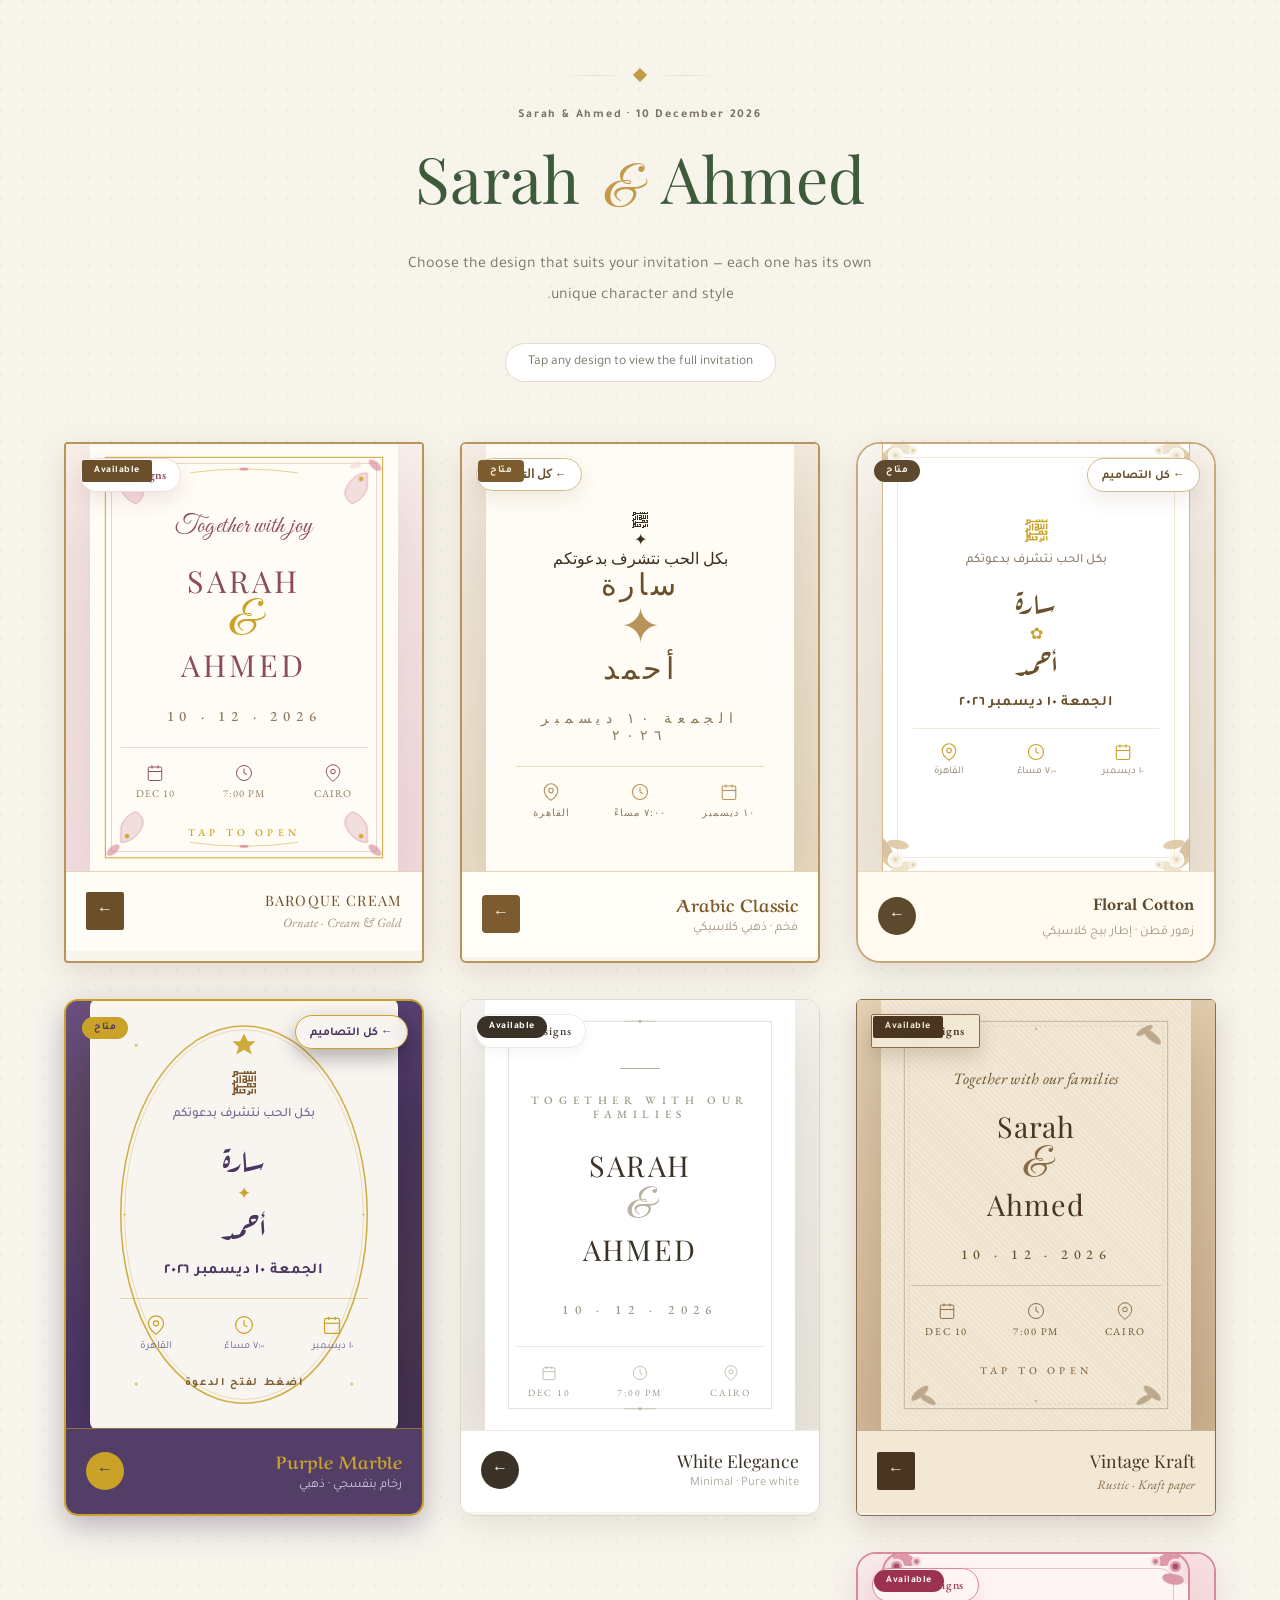
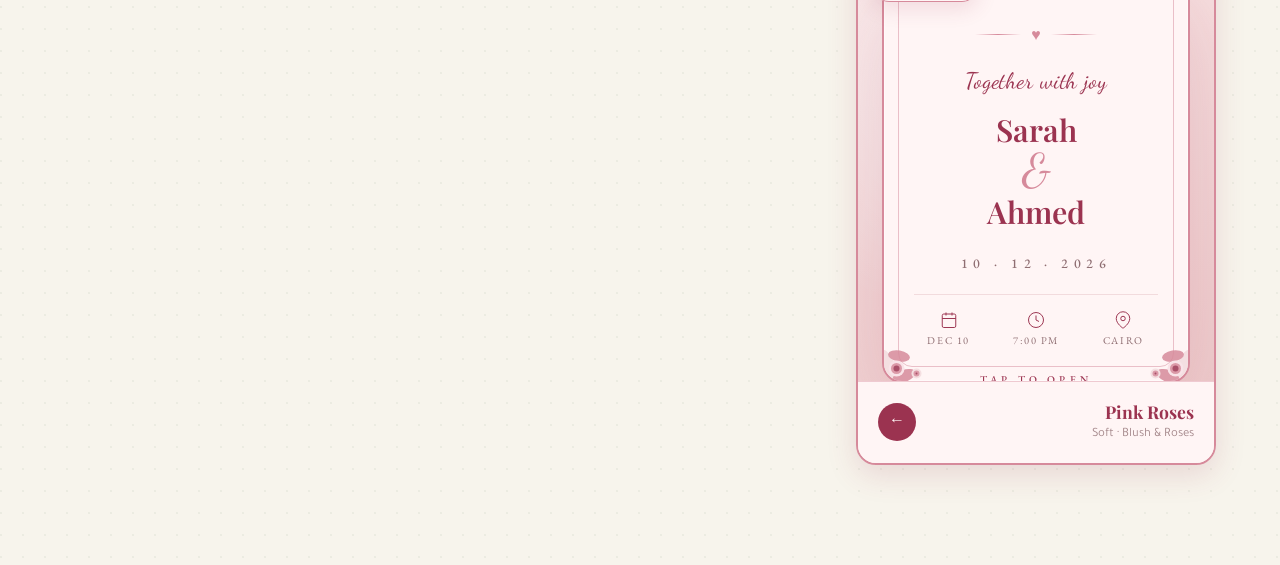
<file: index.html>
<!DOCTYPE html>
<html lang="ar" dir="rtl">
<head>
<meta charset="UTF-8">
<meta name="viewport" content="width=device-width, initial-scale=1.0">
<title>سارة & أحمد · اختر تصميم الدعوة</title>
<link rel="preconnect" href="https://fonts.googleapis.com">
<link href="https://fonts.googleapis.com/css2?family=Amiri:wght@400;700&family=Aref+Ruqaa:wght@400;700&family=Playfair+Display:ital,wght@0,400;0,700;1,400&family=Great+Vibes&family=Dancing+Script:wght@400;600&family=EB+Garamond:ital@0;1&family=Tajawal:wght@400;500;700&display=swap" rel="stylesheet">
<link rel="stylesheet" href="style.css">
</head>
<body>

<header class="landing-header">
  <div class="orn"><span></span><div class="diamond"></div><span></span></div>
  <div class="landing-kicker">Sarah &amp; Ahmed · 10 December 2026</div>
  <h1 class="landing-title">Sarah <span class="amp">&amp;</span> Ahmed</h1>
  <p class="landing-sub">Choose the design that suits your invitation — each one has its own unique character and style.</p>
  <div class="landing-note">Tap any design to view the full invitation</div>
</header>

<main class="designs-grid">

  <a class="design-card" data-design="floral-cotton" href="designs/floral-cotton.html">
    <div class="design-preview">
      <div class="design-badge">متاح</div>
      <iframe src="designs/floral-cotton.html" loading="lazy" scrolling="no"></iframe>
    </div>
    <div class="design-info">
      <div><h4 class="design-name">Floral Cotton</h4><p class="design-desc">زهور قطن · إطار بيج كلاسيكي</p></div>
      <div class="design-open">←</div>
    </div>
  </a>

  <a class="design-card" data-design="arabic-classic" href="designs/arabic-classic.html">
    <div class="design-preview">
      <div class="design-badge">متاح</div>
      <iframe src="designs/arabic-classic.html" loading="lazy" scrolling="no"></iframe>
    </div>
    <div class="design-info">
      <div><h4 class="design-name">Arabic Classic</h4><p class="design-desc">فخم · ذهبي كلاسيكي</p></div>
      <div class="design-open">←</div>
    </div>
  </a>

  <a class="design-card" data-design="baroque" href="designs/baroque.html">
    <div class="design-preview">
      <div class="design-badge">Available</div>
      <iframe src="designs/baroque.html" loading="lazy" scrolling="no"></iframe>
    </div>
    <div class="design-info">
      <div><h4 class="design-name">Baroque Cream</h4><p class="design-desc">Ornate · Cream &amp; Gold</p></div>
      <div class="design-open">←</div>
    </div>
  </a>

  <a class="design-card" data-design="kraft" href="designs/kraft.html">
    <div class="design-preview">
      <div class="design-badge">Available</div>
      <iframe src="designs/kraft.html" loading="lazy" scrolling="no"></iframe>
    </div>
    <div class="design-info">
      <div><h4 class="design-name">Vintage Kraft</h4><p class="design-desc">Rustic · Kraft paper</p></div>
      <div class="design-open">←</div>
    </div>
  </a>

  <a class="design-card" data-design="white" href="designs/white.html">
    <div class="design-preview">
      <div class="design-badge">Available</div>
      <iframe src="designs/white.html" loading="lazy" scrolling="no"></iframe>
    </div>
    <div class="design-info">
      <div><h4 class="design-name">White Elegance</h4><p class="design-desc">Minimal · Pure white</p></div>
      <div class="design-open">←</div>
    </div>
  </a>

  <a class="design-card" data-design="marble" href="designs/marble.html">
    <div class="design-preview">
      <div class="design-badge">متاح</div>
      <iframe src="designs/marble.html" loading="lazy" scrolling="no"></iframe>
    </div>
    <div class="design-info">
      <div><h4 class="design-name">Purple Marble</h4><p class="design-desc">رخام بنفسجي · ذهبي</p></div>
      <div class="design-open">←</div>
    </div>
  </a>

  <a class="design-card" data-design="pink" href="designs/pink.html">
    <div class="design-preview">
      <div class="design-badge">Available</div>
      <iframe src="designs/pink.html" loading="lazy" scrolling="no"></iframe>
    </div>
    <div class="design-info">
      <div><h4 class="design-name">Pink Roses</h4><p class="design-desc">Soft · Blush &amp; Roses</p></div>
      <div class="design-open">←</div>
    </div>
  </a>

</main>

</body>
</html>
</file>
<file: style.css>
/* ============================================================
   LANDING — معرض التصاميم (iframe preview)
   ============================================================ */
:root{
  --bg:#F7F4EC;
  --surface:#FFFFFF;
  --text:#2A2820;
  --muted:#7A7263;
  --heading:#3D5A3A;
  --accent:#C29A4A;
  --line:#E3DCC8;
  --font-head:'Amiri', serif;
  --font-body:'Tajawal', sans-serif;
}

*{box-sizing:border-box;}
html,body{margin:0;padding:0;}
body{
  background:#F7F4EC;
  background-image: radial-gradient(circle at 1px 1px, rgba(61,90,58,.06) 1px, transparent 0);
  background-size: 22px 22px;
  color:var(--text);
  font-family:var(--font-body);
  min-height:100vh;
  -webkit-font-smoothing: antialiased;
}

/* Header */
.landing-header{ text-align:center; padding:70px 24px 40px; max-width:760px; margin:0 auto; }
.landing-header .orn{ display:flex; align-items:center; justify-content:center; gap:12px; margin-bottom:28px; }
.landing-header .orn span{ height:1px; width:60px; background:linear-gradient(to right, transparent, var(--line), transparent); }
.landing-header .orn .diamond{ width:10px; height:10px; background:var(--accent); transform:rotate(45deg); flex:none; }
.landing-kicker{ font-size:12px; letter-spacing:.15em; color:var(--muted); margin-bottom:18px; font-weight:600; }
.landing-title{ font-family:'Playfair Display',serif; font-size:clamp(2.5rem, 8vw, 4rem); line-height:1.2; color:var(--heading); margin:0 0 6px; font-weight:400; }
.landing-title .amp{ font-family:'Great Vibes',cursive; font-size:.9em; color:var(--accent); display:inline-block; margin:0 8px; }
.landing-sub{ font-size:1rem; color:var(--muted); max-width:500px; margin:24px auto 0; line-height:1.9; }
.landing-note{ display:inline-block; margin-top:32px; padding:10px 22px; border:1px solid var(--line); border-radius:999px; background:var(--surface); font-size:.85rem; color:var(--muted); }

/* Grid */
.designs-grid{
  max-width:1200px; margin:0 auto; padding:20px 24px 100px;
  display:grid; grid-template-columns:repeat(auto-fit, minmax(340px, 1fr)); gap:36px;
}

/* Card */
.design-card{
  position:relative;
  overflow:hidden;
  cursor:pointer;
  text-decoration:none;
  color:inherit;
  display:flex;
  flex-direction:column;
  transition:transform .4s cubic-bezier(.2,.8,.2,1), box-shadow .4s;
}
.design-card:hover{ transform:translateY(-8px); }

/* ⭐ iframe preview */
.design-preview{
  position:relative;
  aspect-ratio:5/6;
  overflow:hidden;
  background:#FFFFFF;
}

.design-preview iframe{
  position:absolute;
  top:0; left:0;
  width:100%;
  height:100%;
  border:0;
  pointer-events:none;
  transform-origin: top center;
}

/* hover overlay - يغطي الـ iframe ويمنع التفاعل */
.design-preview::after{
  content:'';
  position:absolute; inset:0;
  background:transparent;
  z-index:5;
  cursor:pointer;
}

.design-badge{
  position:absolute; top:16px; left:16px;
  font-size:10px; font-weight:700;
  padding:5px 12px; border-radius:999px;
  z-index:10; letter-spacing:.05em;
}

.design-info{
  padding:18px 20px 20px;
  display:flex; align-items:center; justify-content:space-between;
  gap:12px;
  background:#FFFFFF;
  border-top:1px solid var(--line);
  position:relative; z-index:3;
}
.design-name{ font-size:1.1rem; font-weight:700; margin:0 0 4px; }
.design-desc{ font-size:.8rem; margin:0; opacity:.8; }
.design-open{
  flex-shrink:0; width:38px; height:38px; border-radius:50%;
  display:flex; align-items:center; justify-content:center;
  transition:transform .3s; font-size:1rem;
}
.design-card:hover .design-open{ transform:translateX(-4px); }

/* ============================================================
   ألوان وحدود كل كارت (الحواف والبوردر بس)
   ============================================================ */

/* 1. FLORAL COTTON */
.design-card[data-design="floral-cotton"]{
  border-radius:24px;
  border:2px solid #C9A87C;
  box-shadow:0 10px 30px rgba(93,74,46,.15);
  overflow:hidden;
}
.design-card[data-design="floral-cotton"]:hover{ box-shadow:0 24px 60px rgba(93,74,46,.3); }
.design-card[data-design="floral-cotton"] .design-badge{ background:#5D4A2E; color:#FFFBF0; }
.design-card[data-design="floral-cotton"] .design-info{ border-top:1px solid rgba(201,168,124,.4); background:rgba(255,251,240,.98); }
.design-card[data-design="floral-cotton"] .design-name{ font-family:'Amiri',serif; color:#5D4A2E; }
.design-card[data-design="floral-cotton"] .design-desc{ color:#8B7E6A; }
.design-card[data-design="floral-cotton"] .design-open{ background:#5D4A2E; color:#FFFBF0; }

/* 2. ARABIC CLASSIC */
.design-card[data-design="arabic-classic"]{
  border-radius:6px;
  border:2px solid #B8935A;
  box-shadow:0 10px 30px rgba(124,91,46,.15);
  overflow:hidden;
}
.design-card[data-design="arabic-classic"]:hover{ box-shadow:0 24px 60px rgba(124,91,46,.3); }
.design-card[data-design="arabic-classic"] .design-badge{ background:#7C5B2E; color:#FAF3E0; border-radius:4px; }
.design-card[data-design="arabic-classic"] .design-info{ border-top:1px solid rgba(184,147,90,.4); background:rgba(255,253,247,.98); }
.design-card[data-design="arabic-classic"] .design-name{ font-family:'Aref Ruqaa',serif; color:#7C5B2E; }
.design-card[data-design="arabic-classic"] .design-desc{ color:#8B7A5C; }
.design-card[data-design="arabic-classic"] .design-open{ background:#7C5B2E; color:#FAF3E0; border-radius:4px; }

/* 3. BAROQUE */
.design-card[data-design="baroque"]{
  border-radius:4px;
  border:2px solid #B8935A;
  box-shadow:0 10px 30px rgba(107,79,42,.15);
  overflow:hidden;
}
.design-card[data-design="baroque"]:hover{ box-shadow:0 24px 60px rgba(107,79,42,.3); }
.design-card[data-design="baroque"] .design-badge{ background:#6B4F2A; color:#FFFCF5; border-radius:2px; }
.design-card[data-design="baroque"] .design-info{ border-top:1px solid rgba(184,147,90,.4); background:rgba(255,252,245,.98); }
.design-card[data-design="baroque"] .design-name{ font-family:'Playfair Display',serif; color:#6B4F2A; font-weight:400; letter-spacing:.08em; text-transform:uppercase; font-size:.9rem; }
.design-card[data-design="baroque"] .design-desc{ color:#8B7A5C; font-family:'EB Garamond',serif; font-style:italic; }
.design-card[data-design="baroque"] .design-open{ background:#6B4F2A; color:#FFFCF5; border-radius:2px; }

/* 4. KRAFT */
.design-card[data-design="kraft"]{
  border-radius:6px;
  border:1px solid #8B6B45;
  box-shadow:0 10px 30px rgba(80,55,30,.2);
  overflow:hidden;
}
.design-card[data-design="kraft"]:hover{ box-shadow:0 24px 60px rgba(80,55,30,.35); }
.design-card[data-design="kraft"] .design-badge{ background:#4A3520; color:#F2E8D5; border-radius:2px; }
.design-card[data-design="kraft"] .design-info{ border-top:1px solid rgba(80,55,30,.3); background:rgba(242,232,213,.98); }
.design-card[data-design="kraft"] .design-name{ font-family:'Playfair Display',serif; color:#4A3520; font-weight:400; }
.design-card[data-design="kraft"] .design-desc{ color:#6B4F2A; font-family:'EB Garamond',serif; font-style:italic; }
.design-card[data-design="kraft"] .design-open{ background:#4A3520; color:#F2E8D5; border-radius:2px; }

/* 5. WHITE */
.design-card[data-design="white"]{
  border-radius:14px;
  border:1px solid #DDD5C5;
  box-shadow:0 10px 30px rgba(0,0,0,.08);
  overflow:hidden;
}
.design-card[data-design="white"]:hover{ box-shadow:0 24px 60px rgba(0,0,0,.18); }
.design-card[data-design="white"] .design-badge{ background:#3A3226; color:#FFFFFF; }
.design-card[data-design="white"] .design-info{ border-top:1px solid #EFEAE0; background:rgba(255,255,255,.98); }
.design-card[data-design="white"] .design-name{ font-family:'Playfair Display',serif; color:#3A3226; font-weight:400; }
.design-card[data-design="white"] .design-desc{ color:#9B9585; }
.design-card[data-design="white"] .design-open{ background:#3A3226; color:#FFFFFF; }

/* 6. PURPLE MARBLE */
.design-card[data-design="marble"]{
  border-radius:14px;
  border:2px solid #C9A227;
  box-shadow:0 10px 30px rgba(74,52,96,.35);
  overflow:hidden;
}
.design-card[data-design="marble"]:hover{ box-shadow:0 24px 60px rgba(74,52,96,.5); }
.design-card[data-design="marble"] .design-badge{ background:#C9A227; color:#4A3460; }
.design-card[data-design="marble"] .design-info{ border-top:1px solid rgba(201,162,39,.5); background:rgba(74,52,96,.95); color:#F8F4F0; }
.design-card[data-design="marble"] .design-name{ font-family:'Aref Ruqaa',serif; color:#C9A227; }
.design-card[data-design="marble"] .design-desc{ color:#E0D8F0; opacity:.9; }
.design-card[data-design="marble"] .design-open{ background:#C9A227; color:#4A3460; }

/* 7. PINK ROSES */
.design-card[data-design="pink"]{
  border-radius:20px;
  border:2px solid #D68A9B;
  box-shadow:0 10px 30px rgba(155,51,80,.15);
  overflow:hidden;
}
.design-card[data-design="pink"]:hover{ box-shadow:0 24px 60px rgba(155,51,80,.3); }
.design-card[data-design="pink"] .design-badge{ background:#9B3350; color:#FFF5F5; }
.design-card[data-design="pink"] .design-info{ border-top:1px solid rgba(214,138,155,.4); background:rgba(255,245,245,.98); }
.design-card[data-design="pink"] .design-name{ font-family:'Playfair Display',serif; color:#9B3350; }
.design-card[data-design="pink"] .design-desc{ color:#8F6E72; }
.design-card[data-design="pink"] .design-open{ background:#9B3350; color:#FFF5F5; }

@media (max-width:600px){
  .landing-header{ padding:50px 20px 30px; }
  .designs-grid{ padding:10px 16px 70px; gap:24px; }
}
</file>
